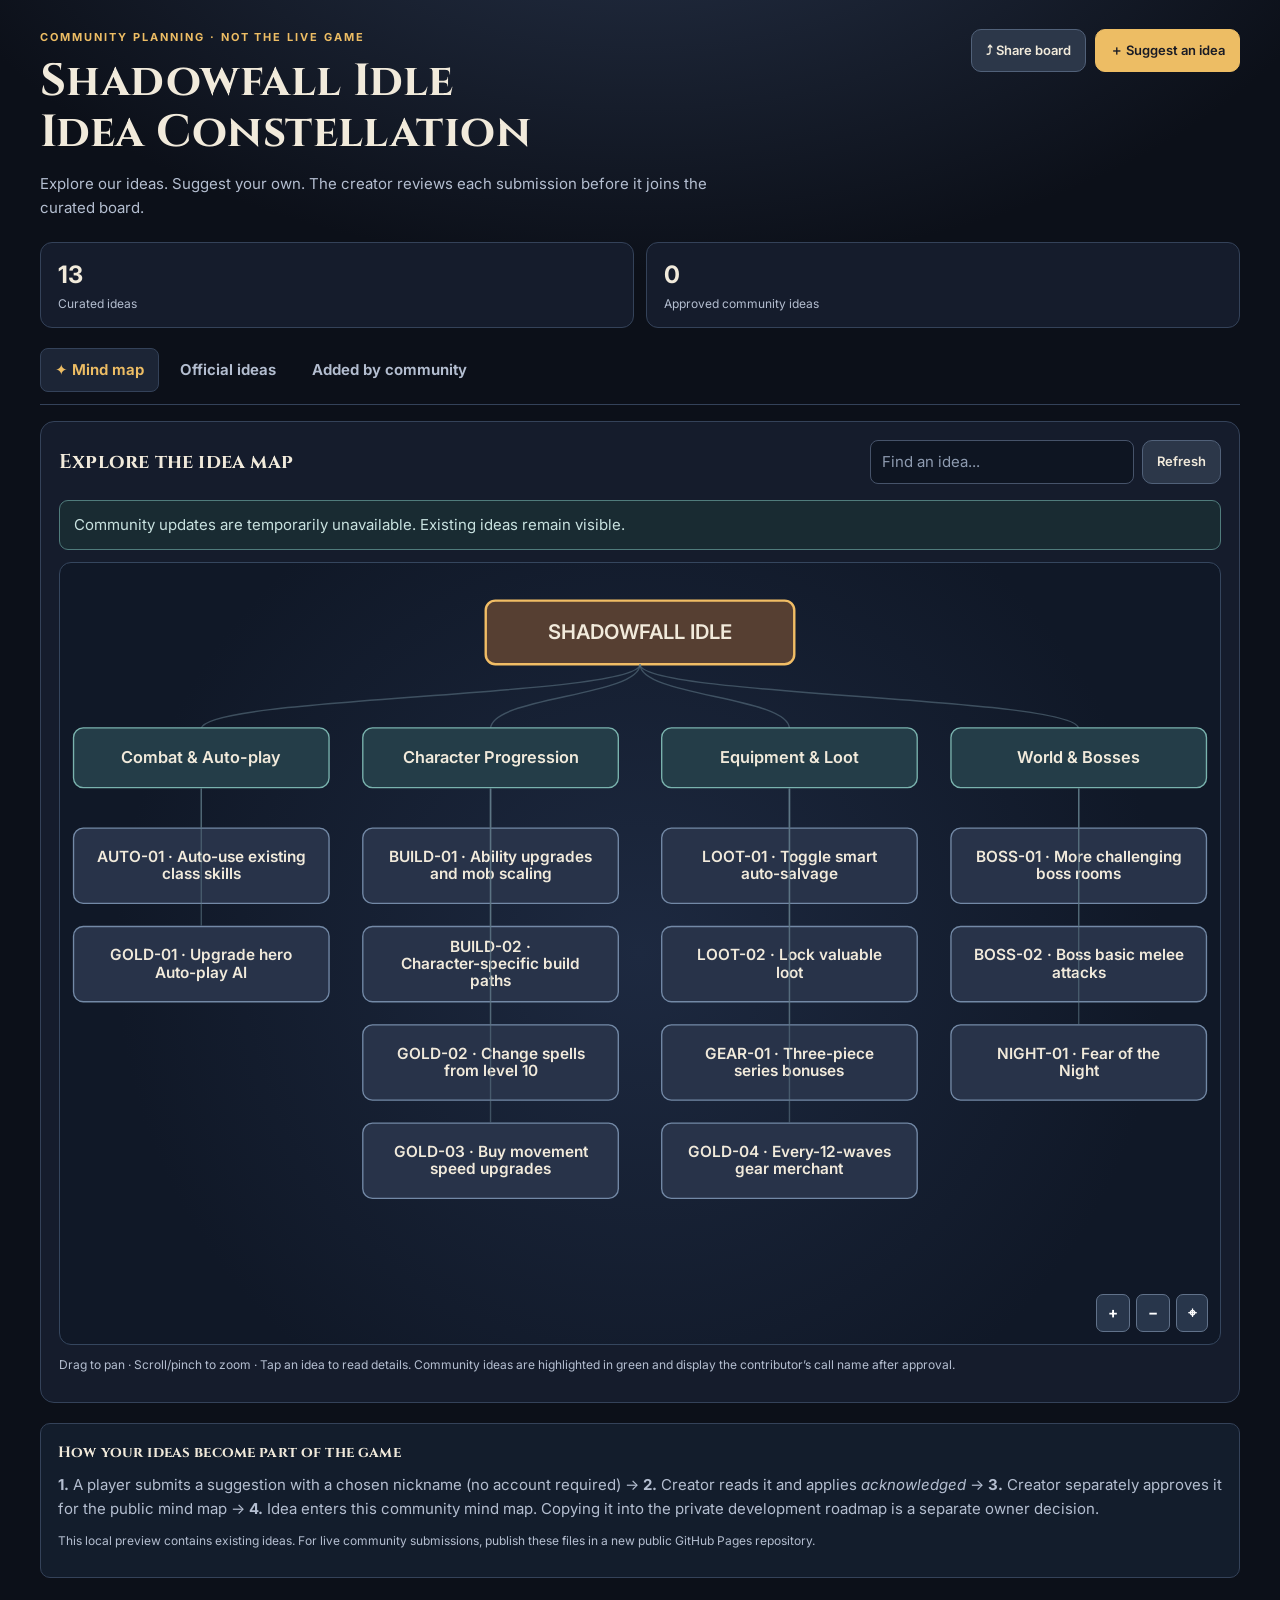
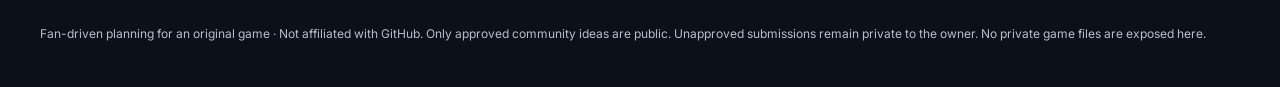
<file: index.html>
<!doctype html><html lang="en"><head><meta charset="utf-8"><meta name="viewport" content="width=device-width,initial-scale=1"><meta name="theme-color" content="#0c1019"><meta name="description" content="Shadowfall Idle ideas, community suggestions and curated roadmap"><title>Shadowfall Idle — Community Idea Board</title><link rel="stylesheet" href="styles.css"></head><body>
<header class="wrap top"><div><div class="eyebrow">Community planning · Not the live game</div><h1>Shadowfall Idle<br>Idea Constellation</h1><p class="desc">Explore our ideas. Suggest your own. The creator reviews each submission before it joins the curated board.</p></div><div class="actions"><button id="share" class="btn">⤴ Share board</button><button id="suggest" type="button" class="btn primary">＋ Suggest an idea</button></div></header>
<main class="wrap"><section class="stats public-stats" aria-label="Idea totals"><div class="stat"><strong id="num-official">13</strong><span>Curated ideas</span></div><div class="stat"><strong id="num-added">0</strong><span>Approved community ideas</span></div></section>
<div class="tabs" role="tablist" aria-label="Board views"><button class="tab on" data-view="map" role="tab" aria-selected="true">✦ Mind map</button><button class="tab" data-view="ideas" role="tab" aria-selected="false">Official ideas</button><button class="tab" data-view="added" role="tab" aria-selected="false">Added by community</button></div>
<section id="communityFeature" class="community-feature hidden" aria-live="polite"><div><div class="eyebrow">Community idea approved</div><h3 id="latestCommunityName"></h3><p id="latestCommunityAuthor"></p></div><button class="btn" id="communityFeatureView" type="button">See community ideas</button></section>
<section class="panel" id="panel-map"><div class="section-head"><h2>Explore the idea map</h2><div class="control"><input class="search" id="mapSearch" placeholder="Find an idea..." aria-label="Search ideas"><button class="btn" id="refreshMap">Refresh</button></div></div><p id="mapStatus" class="notice hidden" role="status"></p><div class="map-wrap" id="mapwrap"><svg xmlns="http://www.w3.org/2000/svg" id="map" viewBox="0 0 1200 820" role="img" aria-label="Interactive mind map of Shadowfall Idle official ideas"></svg><div class="map-tools"><button id="zoomIn" aria-label="Zoom in">+</button><button id="zoomOut" aria-label="Zoom out">−</button><button id="resetMap" aria-label="Reset map view">⌖</button></div></div><p class="tip">Drag to pan · Scroll/pinch to zoom · Tap an idea to read details. Community ideas are highlighted in green and display the contributor’s call name after approval.</p></section>
<section class="panel hidden" id="panel-list"><div class="section-head"><h2 id="listTitle">Official ideas</h2><div class="control"><input id="filter" class="search" placeholder="Search ideas or authors..." aria-label="Search list"><select id="categoryFilter" aria-label="Category filter"><option value="">All categories</option><option>Combat &amp; Auto-play</option><option>Character Progression</option><option>Equipment &amp; Loot</option><option>World &amp; Bosses</option><option>Other</option></select><button class="btn" id="refresh">↻ Refresh</button></div></div><div id="status" class="notice hidden"></div><div id="cards" class="grid"></div></section>
<section class="footer-help"><h3>How your ideas become part of the game</h3><p><strong>1.</strong> A player submits a suggestion with a chosen nickname (no account required) → <strong>2.</strong> Creator reads it and applies <em>acknowledged</em> → <strong>3.</strong> Creator separately approves it for the public mind map → <strong>4.</strong> Idea enters this community mind map. Copying it into the private development roadmap is a separate owner decision.</p><p id="hosting" class="tip">This local preview contains existing ideas. For live community submissions, publish these files in a new public GitHub Pages repository.</p></section></main>
<footer class="wrap foot">Fan-driven planning for an original game · Not affiliated with GitHub. Only approved community ideas are public. Unapproved submissions remain private to the owner. No private game files are exposed here.</footer>
<div class="detail hidden" id="detail" role="dialog" aria-modal="true" aria-labelledby="detailTitle"><div class="dialog"><button id="closeDetail" class="close" aria-label="Close">×</button><div class="eyebrow" id="detailMeta"></div><h2 id="detailTitle"></h2><p id="detailDescription"></p><p id="detailNote"></p><p><a id="detailLink" href="#" target="_blank" rel="noopener noreferrer" class="hidden">View original suggestion on GitHub</a></p></div></div>
<div class="detail hidden" id="guestDialog" role="dialog" aria-modal="true" aria-labelledby="guestDialogTitle">
<div class="dialog guest-dialog">
<button type="button" id="closeGuest" class="close" aria-label="Close suggestion form">×</button>
<div class="eyebrow">Community suggestion · No login required</div><h2 id="guestDialogTitle">Share your idea</h2>
<p class="guest-intro">Choose what other players should call you. No account, email address or password needed. Your suggestion stays private during review and becomes publicly visible only if approved. Nicknames are unverified.</p>
<form id="guestForm" autocomplete="off">
<label for="guestNickname">Call name <small>(optional)</small></label>
<input id="guestNickname" name="nickname" placeholder="e.g. NightRaven" maxlength="24" autocomplete="nickname">
<label for="guestTitle">Idea title</label>
<input id="guestTitle" name="title" placeholder="Your idea in a few words" required minlength="5" maxlength="100">
<label for="guestCategory">Category</label>
<select id="guestCategory" name="category" required>
<option value="" disabled selected>Choose a category</option>
<option>Combat &amp; Auto-play</option><option>Character Progression</option><option>Equipment &amp; Loot</option><option>World &amp; Bosses</option><option>Other</option>
</select>
<label for="guestDescription">Describe your idea</label>
<textarea id="guestDescription" name="description" required minlength="30" maxlength="1200" rows="4" placeholder="How should it work? What would make the game better?"></textarea>
<div class="bot-trap" aria-hidden="true"><label for="guestWebsite">Website</label><input id="guestWebsite" name="website" tabindex="-1" autocomplete="off"></div>
<div id="guestTurnstile" aria-label="Bot protection"></div>
<label class="remember-row"><input id="guestRemember" type="checkbox" checked> Remember my call name on this device</label>
<p id="guestFormStatus" role="status" aria-live="polite" class="guest-status"></p>
<button id="guestSend" class="btn primary" type="submit" disabled>Submit idea</button>
</form>
<section id="guestSuccess" class="guest-success hidden" aria-live="polite">
<div class="guest-success-icon" aria-hidden="true">✓</div>
<h3>Your idea has been submitted!</h3>
<p><strong id="guestSuccessNumber"></strong> is now awaiting private review. If the creator approves it, your idea will appear on this community board under your chosen call name.</p>
<div class="guest-success-actions"><button id="guestDone" type="button" class="btn primary">Done</button><button id="guestAnother" type="button" class="btn">Submit another</button></div>
</section>
<p class="tip">Submissions are private until approved for the public map. Acknowledgement does not mean approval.</p>
</div></div>
<script src="guest-config.js" defer></script>
<script src="https://challenges.cloudflare.com/turnstile/v0/api.js?render=explicit" defer></script>
<script src="seed.js" defer></script><script src="app.js" defer></script></body></html>
</file>
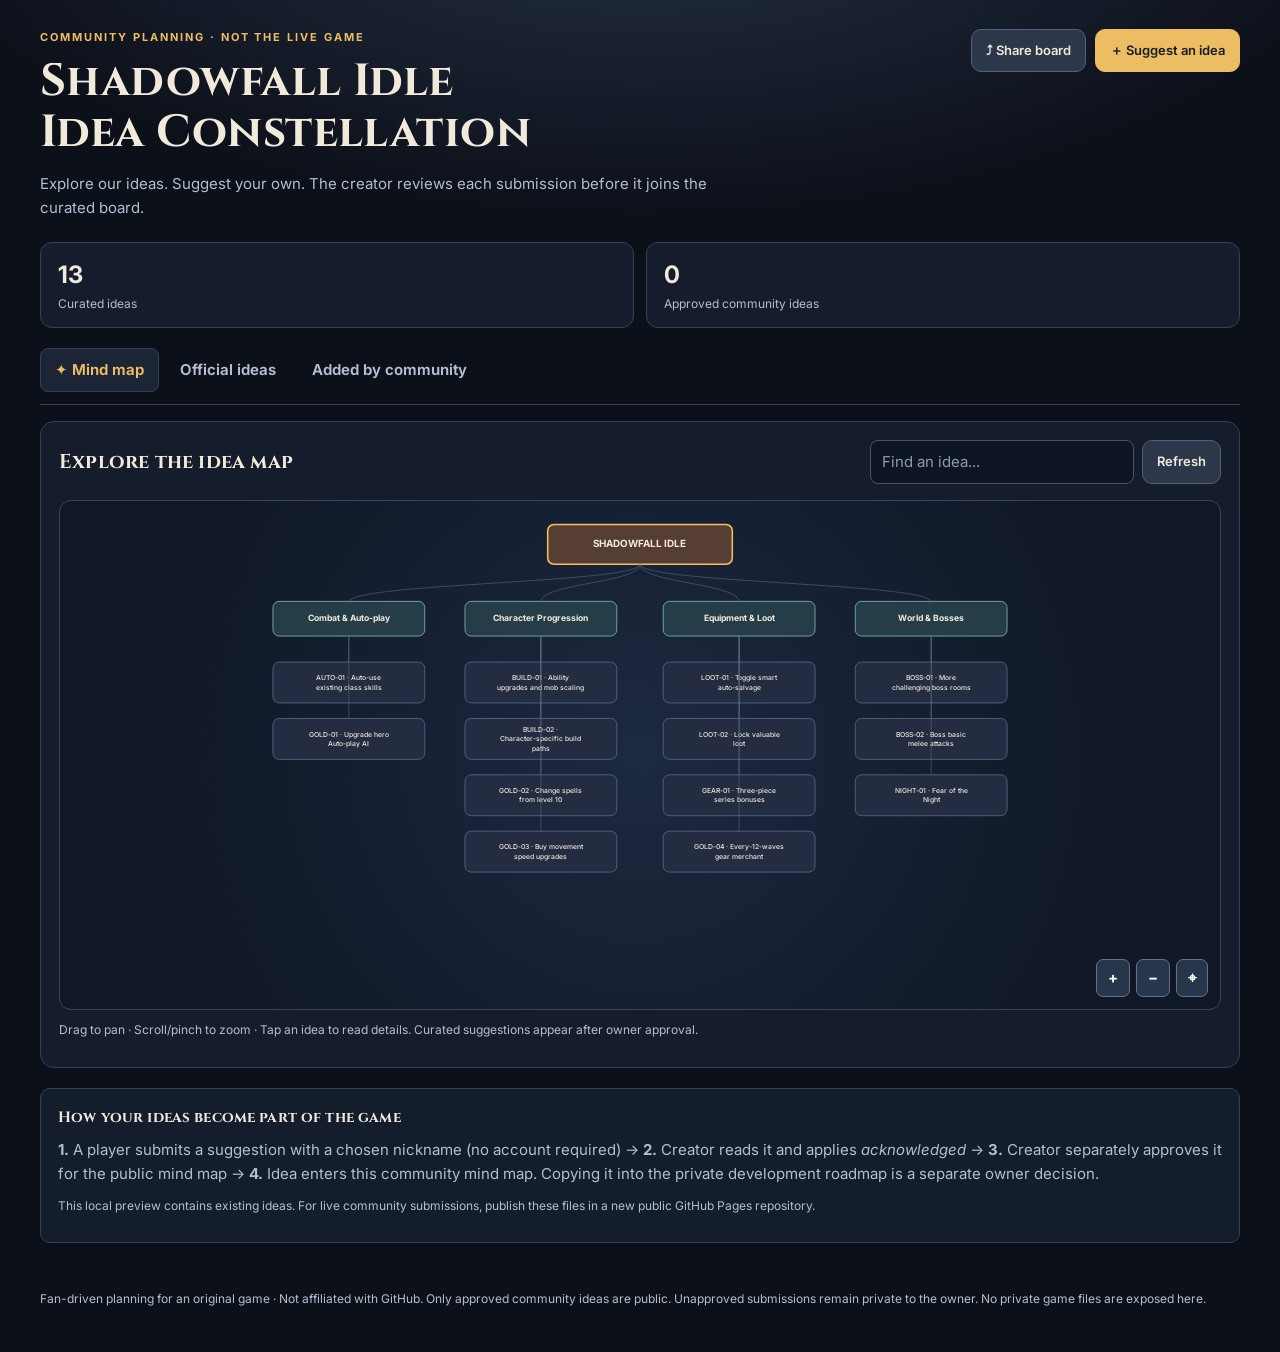
<file: preview-v2/index.html>
<!doctype html><html lang="en"><head><meta charset="utf-8"><meta name="viewport" content="width=device-width,initial-scale=1"><meta name="theme-color" content="#0c1019"><meta name="description" content="Shadowfall Idle ideas, community suggestions and curated roadmap"><title>Shadowfall Idle — Community Idea Board</title><link rel="stylesheet" href="./styles.css"></head><body>
<header class="wrap top"><div><div class="eyebrow">Community planning · Not the live game</div><h1>Shadowfall Idle<br>Idea Constellation</h1><p class="desc">Explore our ideas. Suggest your own. The creator reviews each submission before it joins the curated board.</p></div><div class="actions"><button id="share" class="btn">⤴ Share board</button><button id="suggest" type="button" class="btn primary">＋ Suggest an idea</button></div></header>
<main class="wrap"><section class="stats public-stats" aria-label="Idea totals"><div class="stat"><strong id="num-official">13</strong><span>Curated ideas</span></div><div class="stat"><strong id="num-added">0</strong><span>Approved community ideas</span></div></section>
<div class="tabs" role="tablist" aria-label="Board views"><button class="tab on" data-view="map" role="tab" aria-selected="true">✦ Mind map</button><button class="tab" data-view="ideas" role="tab" aria-selected="false">Official ideas</button><button class="tab" data-view="added" role="tab" aria-selected="false">Added by community</button></div>
<section class="panel" id="panel-map"><div class="section-head"><h2>Explore the idea map</h2><div class="control"><input class="search" id="mapSearch" placeholder="Find an idea..." aria-label="Search ideas"><button class="btn" id="refreshMap">Refresh</button></div></div><div class="map-wrap" id="mapwrap"><svg xmlns="http://www.w3.org/2000/svg" id="map" viewBox="0 0 1200 820" role="img" aria-label="Interactive mind map of Shadowfall Idle official ideas"></svg><div class="map-tools"><button id="zoomIn" aria-label="Zoom in">+</button><button id="zoomOut" aria-label="Zoom out">−</button><button id="resetMap" aria-label="Reset map view">⌖</button></div></div><p class="tip">Drag to pan · Scroll/pinch to zoom · Tap an idea to read details. Curated suggestions appear after owner approval.</p></section>
<section class="panel hidden" id="panel-list"><div class="section-head"><h2 id="listTitle">Official ideas</h2><div class="control"><input id="filter" class="search" placeholder="Search ideas or authors..." aria-label="Search list"><select id="categoryFilter" aria-label="Category filter"><option value="">All categories</option><option>Combat &amp; Auto-play</option><option>Character Progression</option><option>Equipment &amp; Loot</option><option>World &amp; Bosses</option><option>Other</option></select><button class="btn" id="refresh">↻ Refresh</button></div></div><div id="status" class="notice hidden"></div><div id="cards" class="grid"></div></section>
<section class="footer-help"><h3>How your ideas become part of the game</h3><p><strong>1.</strong> A player submits a suggestion with a chosen nickname (no account required) → <strong>2.</strong> Creator reads it and applies <em>acknowledged</em> → <strong>3.</strong> Creator separately approves it for the public mind map → <strong>4.</strong> Idea enters this community mind map. Copying it into the private development roadmap is a separate owner decision.</p><p id="hosting" class="tip">This local preview contains existing ideas. For live community submissions, publish these files in a new public GitHub Pages repository.</p></section></main>
<footer class="wrap foot">Fan-driven planning for an original game · Not affiliated with GitHub. Only approved community ideas are public. Unapproved submissions remain private to the owner. No private game files are exposed here.</footer>
<div class="detail hidden" id="detail" role="dialog" aria-modal="true" aria-labelledby="detailTitle"><div class="dialog"><button id="closeDetail" class="close" aria-label="Close">×</button><div class="eyebrow" id="detailMeta"></div><h2 id="detailTitle"></h2><p id="detailDescription"></p><p id="detailNote"></p><p><a id="detailLink" href="#" target="_blank" rel="noopener noreferrer" class="hidden">View original suggestion on GitHub</a></p></div></div>
<div class="detail hidden" id="guestDialog" role="dialog" aria-modal="true" aria-labelledby="guestDialogTitle">
<div class="dialog guest-dialog">
<button type="button" id="closeGuest" class="close" aria-label="Close suggestion form">×</button>
<div class="eyebrow">Community suggestion · No login required</div><h2 id="guestDialogTitle">Share your idea</h2>
<p class="guest-intro">Choose what other players should call you. No account, email address or password needed. Your suggestion stays private during review and becomes publicly visible only if approved. Nicknames are unverified.</p>
<form id="guestForm" autocomplete="off">
<label for="guestNickname">Call name <small>(optional)</small></label>
<input id="guestNickname" name="nickname" placeholder="e.g. NightRaven" maxlength="24" autocomplete="nickname">
<label for="guestTitle">Idea title</label>
<input id="guestTitle" name="title" placeholder="Your idea in a few words" required minlength="5" maxlength="100">
<label for="guestCategory">Category</label>
<select id="guestCategory" name="category" required>
<option value="" disabled selected>Choose a category</option>
<option>Combat &amp; Auto-play</option><option>Character Progression</option><option>Equipment &amp; Loot</option><option>World &amp; Bosses</option><option>Other</option>
</select>
<label for="guestDescription">Describe your idea</label>
<textarea id="guestDescription" name="description" required minlength="30" maxlength="1200" rows="4" placeholder="How should it work? What would make the game better?"></textarea>
<div class="bot-trap" aria-hidden="true"><label for="guestWebsite">Website</label><input id="guestWebsite" name="website" tabindex="-1" autocomplete="off"></div>
<div id="guestTurnstile" aria-label="Bot protection"></div>
<label class="remember-row"><input id="guestRemember" type="checkbox" checked> Remember my call name on this device</label>
<p id="guestFormStatus" role="status" aria-live="polite" class="guest-status"></p>
<button id="guestSend" class="btn primary" type="submit" disabled>Submit idea</button>
</form>
<p class="tip">Submissions are private until approved for the public map. Acknowledgement does not mean approval.</p>
</div></div>
<script src="./guest-config.js" defer></script>
<script src="https://challenges.cloudflare.com/turnstile/v0/api.js?render=explicit" defer></script>
<script src="../seed.js" defer></script><script src="./app.js" defer></script></body></html>
</file>
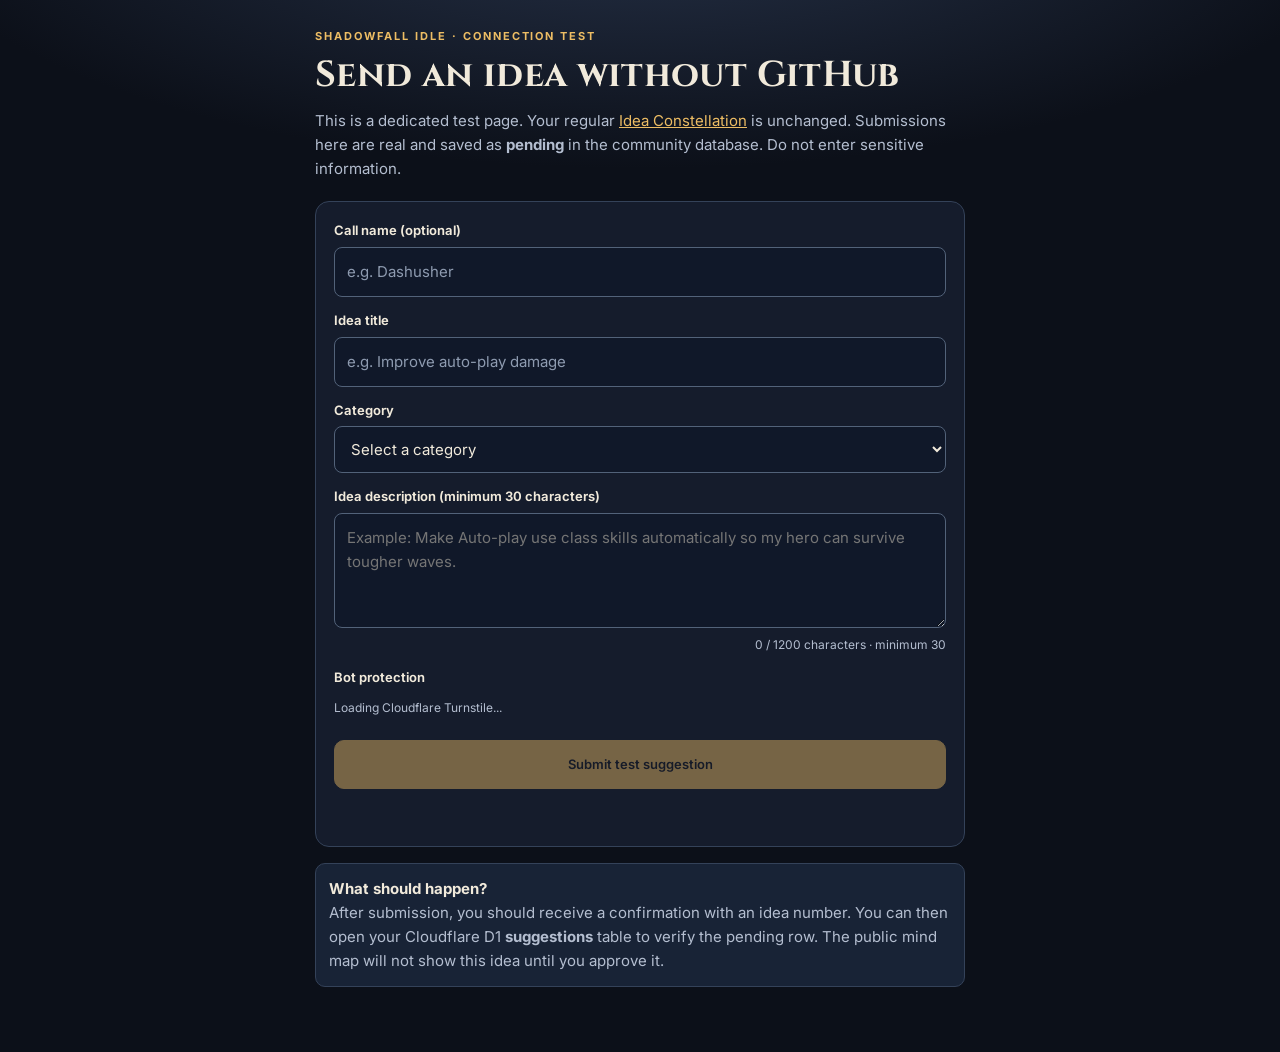
<file: test-submission/index.html>
<!doctype html>
<html lang="en">
<head>
<meta charset="utf-8">
<meta name="viewport" content="width=device-width,initial-scale=1">
<meta name="robots" content="noindex,nofollow">
<title>Shadowfall Idle | Guest Submission Test</title>
<link rel="stylesheet" href="../styles.css">
<style>
.test-area{width:min(650px,calc(100% - 30px));margin:28px auto 65px}
.test-head{margin:0 0 20px}
.test-head h1{font-size:clamp(24px,4vw,36px)}
.test-head p{margin:12px 0}
.test-form{display:grid;gap:13px}
.test-form label{display:block;color:var(--txt);font-weight:650;font-size:13px;margin-bottom:6px}
.test-form input,.test-form select,.test-form textarea{width:100%;background:#101829;border:1px solid #526279;border-radius:8px;padding:12px;color:var(--txt);font:inherit}
.test-form textarea{min-height:115px;resize:vertical}
.test-form .count{font-size:12px;text-align:right;color:var(--muted)}
.test-form button{padding:13px 16px}
.test-form button:disabled{opacity:.45;cursor:not-allowed}
.submit-status{min-height:26px;white-space:pre-wrap;font-size:14px}
.test-note{margin-top:16px;border:1px solid var(--line);background:#182336;border-radius:10px;padding:13px}
.hp-field{position:absolute;left:-9999px;opacity:0;pointer-events:none}
</style>
</head>
<body>
<main class="test-area">
<div class="test-head">
<div class="eyebrow">Shadowfall Idle · connection test</div>
<h1>Send an idea without GitHub</h1>
<p>This is a dedicated test page. Your regular <a href="../">Idea Constellation</a> is unchanged. Submissions here are real and saved as <strong>pending</strong> in the community database. Do not enter sensitive information.</p>
</div>
<section class="panel">
<form id="testForm" class="test-form" autocomplete="off">
<div><label for="nickname">Call name (optional)</label><input id="nickname" name="nickname" maxlength="24" placeholder="e.g. Dashusher"></div>
<div><label for="title">Idea title</label><input id="title" name="title" required minlength="5" maxlength="100" placeholder="e.g. Improve auto-play damage"></div>
<div><label for="category">Category</label><select id="category" name="category" required>
<option value="" disabled selected>Select a category</option>
<option>Combat &amp; Auto-play</option>
<option>Character Progression</option>
<option>Equipment &amp; Loot</option>
<option>World &amp; Bosses</option>
<option>Other</option>
</select></div>
<div><label for="description">Idea description (minimum 30 characters)</label>
<textarea id="description" name="description" required minlength="30" maxlength="1200" placeholder="Example: Make Auto-play use class skills automatically so my hero can survive tougher waves."></textarea>
<div id="count" class="count">0 / 1200 characters · minimum 30</div></div>
<div class="hp-field" aria-hidden="true"><label for="website">Website</label><input id="website" name="website" tabindex="-1" autocomplete="off"></div>
<div><label>Bot protection</label><div id="turnstile"></div><p id="botState" class="tip">Loading Cloudflare Turnstile...</p></div>
<button class="btn primary" id="submit" type="submit" disabled>Submit test suggestion</button>
<p id="status" class="submit-status" role="status" aria-live="polite"></p>
</form>
</section>
<div class="test-note"><strong>What should happen?</strong><p>After submission, you should receive a confirmation with an idea number. You can then open your Cloudflare D1 <strong>suggestions</strong> table to verify the pending row. The public mind map will not show this idea until you approve it.</p></div>
</main>
<script>
(() => {
"use strict";
const API="https://shadowfall-ideas-api.htcbestofall.workers.dev";
const siteKey="0x4AAAAAAFseVpRQ4w6IQ--M";
const el=id=>document.getElementById(id);
let token="",widgetId=null,busy=false;
function update(){
const text=el("description").value;
el("count").textContent=text.length+" / 1200 characters · minimum 30";
el("submit").disabled=busy||!token||!el("testForm").checkValidity();
}
el("testForm").addEventListener("input",update);
el("testForm").addEventListener("change",update);
window.shadowfallTurnstileReady=()=>{
try {
widgetId=turnstile.render("#turnstile",{
sitekey:siteKey,
callback:(response)=>{token=response;el("botState").textContent="Verification ready";update();},
"expired-callback":()=>{token="";el("botState").textContent="Verification expired. Please retry.";update();},
"error-callback":()=>{token="";el("botState").textContent="Turnstile could not verify. Please refresh this page.";update();}
});
el("botState").textContent="Complete the Cloudflare check if prompted.";
} catch(error){el("botState").textContent="Bot protection could not start: "+error.message}
};
el("testForm").addEventListener("submit",async(event)=>{
event.preventDefault();
if(busy||!token||!el("testForm").reportValidity())return;
busy=true;update();el("status").textContent="Submitting to Cloudflare D1...";
const data={
nickname:el("nickname").value.trim()||"Anonymous adventurer",
title:el("title").value.trim(),
category:el("category").value,
description:el("description").value.trim(),
website:el("website").value,
turnstileToken:token
};
try{
const controller=new AbortController();
const timer=setTimeout(()=>controller.abort(),15000);
let response;
try {
response=await fetch(API+"/public/suggestions",{
method:"POST",headers:{"Content-Type":"application/json"},
body:JSON.stringify(data),signal:controller.signal
});
}finally{clearTimeout(timer);}
const result=await response.json().catch(()=>({}));
if(!response.ok)throw new Error(result.error||"Server returned "+response.status);
if(!result.ok||!result.id)throw new Error("Server did not confirm a saved idea.");
el("status").textContent="Saved! Idea #"+result.id+" is pending review in Cloudflare D1.";
el("testForm").reset();
}catch(error){el("status").textContent="Not saved: "+(error.name==="AbortError"?"Request timed out":error.message)}
finally{busy=false;token="";if(widgetId!==null&&window.turnstile)turnstile.reset(widgetId);update()}
});
})();
</script>
<script src="https://challenges.cloudflare.com/turnstile/v0/api.js?onload=shadowfallTurnstileReady&render=explicit" async defer></script>
</body>
</html>
</file>
<file: styles.css>
@import url('https://fonts.googleapis.com/css2?family=Cinzel:wght@500;700&family=Inter:wght@400;500;600;700&display=swap');
:root{--bg:#0c1019;--paper:#151c2c;--pane:#1c2536;--line:#344259;--txt:#f1eadb;--muted:#b4bed0;--gold:#edbd64;--green:#9bcbb5;--red:#e8a8aa;--blue:#99bced}
*{box-sizing:border-box}body{background:radial-gradient(ellipse 90% 40% at 50% -10%,#27334a 0%,transparent 65%),var(--bg);color:var(--txt);font:15px/1.6 Inter,system-ui,sans-serif;margin:0;min-height:100vh}
button,input,select{font:inherit}button{cursor:pointer}a{color:var(--gold)}.wrap{width:min(1200px,calc(100% - 32px));margin:0 auto}.top{padding:29px 0 22px;display:flex;align-items:flex-start;justify-content:space-between;gap:24px}.eyebrow{letter-spacing:.18em;color:var(--gold);text-transform:uppercase;font-size:11px;font-weight:700}
h1,h2,h3{font-family:Cinzel,Georgia,serif;margin:0;letter-spacing:.01em}h1{font-size:clamp(26px,4.2vw,45px);line-height:1.15;margin:9px 0 13px}p{margin:0;color:var(--muted)}.desc{max-width:690px}.actions{display:flex;gap:9px;flex-wrap:wrap;justify-content:flex-end}.btn{background:#2c3749;border:1px solid #516179;color:var(--txt);border-radius:10px;padding:10px 14px;text-decoration:none;font-weight:600;font-size:13px;white-space:nowrap}.btn.primary{background:var(--gold);border-color:var(--gold);color:#191b25}.btn:hover{filter:brightness(1.15)}.stats{display:grid;grid-template-columns:repeat(4,1fr);gap:12px;margin-bottom:20px}.stat{background:var(--paper);border:1px solid var(--line);border-radius:12px;padding:13px 17px}.stat strong{display:block;font-size:24px;color:var(--txt)}.stat span{display:block;color:var(--muted);font-size:12px}.tabs{display:flex;flex-wrap:wrap;gap:6px;margin:0 0 16px;border-bottom:1px solid var(--line);padding-bottom:12px}.tab{background:transparent;color:var(--muted);border:1px solid transparent;border-radius:8px;padding:9px 14px;font-weight:650}.tab.on{background:var(--pane);color:var(--gold);border-color:var(--line)}.panel{background:var(--paper);border:1px solid var(--line);border-radius:14px;padding:18px;min-height:470px}.hidden{display:none!important}.section-head{display:flex;align-items:center;justify-content:space-between;flex-wrap:wrap;gap:12px;margin-bottom:16px}.section-head h2{font-size:20px}.control{display:flex;gap:8px;flex-wrap:wrap}.search,select{background:#0e1522;color:var(--txt);border:1px solid #46536a;border-radius:8px;padding:9px 11px;min-height:40px}input::placeholder{color:#8e9bb0}.map-wrap{position:relative;background:radial-gradient(circle at 50% 50%,#1d2940 0%,#101827 75%);border:1px solid #35465e;border-radius:12px;overflow:hidden;height:510px;touch-action:none}.map-wrap svg{width:100%;height:100%;display:block;cursor:grab}.map-wrap svg:active{cursor:grabbing}.map-tools{display:flex;position:absolute;right:12px;bottom:12px;gap:6px}.map-tools button{background:#28364b;border:1px solid #61728a;border-radius:7px;color:white;padding:6px 11px;font-weight:bold}.node{cursor:pointer}.node rect{stroke-width:1.4px}.node text{fill:var(--txt);font-family:Inter,system-ui,sans-serif;pointer-events:none}.node.category rect{fill:#243d48;stroke:#7ab3ae}.node.idea rect{fill:#232c41;stroke:#526786}.node.central rect{fill:#563f32;stroke:#f1bd65;stroke-width:2.5px}.node.community rect{fill:#33412f;stroke:#92b884}.edge{stroke:#617b89;stroke-width:1.45px;opacity:.55;fill:none}.node:hover rect{stroke:#f0be6b;stroke-width:2.5px}.tip{font-size:12px;color:var(--muted);margin:10px 0}.grid{display:grid;grid-template-columns:repeat(auto-fill,minmax(248px,1fr));gap:12px}.tile{background:var(--pane);border:1px solid var(--line);padding:16px;border-radius:11px;display:flex;flex-direction:column;gap:7px}.tile h3{font:700 15px/1.4 Inter,system-ui,sans-serif}.tile p{font-size:13px}.meta{font-size:11px;letter-spacing:.025em;color:var(--gold);font-weight:700}.pill{display:inline-flex;align-self:flex-start;font-size:11px;font-weight:650;border:1px solid #556675;border-radius:12px;padding:2px 8px;color:var(--muted)}.pill.acknowledged{border-color:#8d7a55;color:#ecd08c}.pill.added{border-color:#557866;color:#9cd9b4}.pill.rejected{border-color:#854d54;color:#e8aaaa}.pill.pending{border-color:#60718c;color:#b4c5e5}.notice{background:#192b32;border:1px solid #507c7c;border-radius:9px;padding:12px 14px;color:#c9e2e0;margin:12px 0}.empty{padding:38px;text-align:center;color:var(--muted);border:1px dashed #42516b;border-radius:9px}.foot{padding:26px 0 44px;color:var(--muted);font-size:12px}.detail{position:fixed;z-index:10;inset:0;background:#000a;display:flex;align-items:center;justify-content:center;padding:20px}.dialog{background:#202a3b;border:1px solid #7c8ca2;border-radius:15px;max-width:540px;width:100%;padding:24px;box-shadow:0 24px 80px #0009}.dialog .close{float:right;background:none;border:0;color:white;font-size:25px}.dialog p{margin-top:14px}.footer-help{margin:20px 0;padding:17px;border:1px solid var(--line);border-radius:10px;background:#131d2c}.footer-help h3{font-size:15px;margin-bottom:8px}@media(max-width:680px){.top{flex-direction:column}.actions{justify-content:flex-start}.stats{grid-template-columns:repeat(2,1fr)}.panel{padding:12px}.map-wrap{height:450px}.section-head{flex-direction:column;align-items:flex-start}.search{max-width:100%}}
/* Nickname-only submissions are staged until backend credentials are configured. */
.guest-dialog{max-height:min(90vh,900px);overflow-y:auto}.guest-dialog h2{margin:8px 0 10px}.guest-intro{margin-bottom:14px}.guest-dialog form{display:flex;flex-direction:column;gap:8px}.guest-dialog label{font-weight:650;font-size:13px;color:var(--txt);margin-top:5px}.guest-dialog label small{color:var(--muted);font-weight:400}.guest-dialog input:not([type="checkbox"]),.guest-dialog textarea,.guest-dialog select{display:block;width:100%;min-height:42px;background:#101829;color:var(--txt);padding:10px 12px;border:1px solid #526279;border-radius:8px}.guest-dialog textarea{min-height:106px;resize:vertical}.guest-dialog .remember-row{display:flex;align-items:center;gap:8px;font-size:12px;font-weight:400}.guest-dialog .remember-row input{accent-color:#e2b35d}.guest-status{min-height:21px;font-size:12px}.guest-dialog button[type=submit]:disabled{cursor:not-allowed;opacity:.5}.bot-trap{position:absolute!important;left:-99999px!important;opacity:0;pointer-events:none}
.stats.public-stats{grid-template-columns:repeat(2,minmax(0,1fr))}

/* Community visibility and readability refresh. Preserves existing dark-fantasy palette. */
.map-wrap{min-height:530px;transition:height .2s ease}
.node.idea rect{fill:#283349;stroke:#7389a6}
.node.community rect{fill:#294536;stroke:#86cda3;stroke-width:2.1px}
.node.community .author-label{fill:#c4f3d5;font-size:12px}
.node text{font-weight:600}
.node[role="button"]:focus-visible rect{stroke:var(--gold);stroke-width:3.5px}
.community-feature{display:flex;align-items:center;justify-content:space-between;gap:16px;flex-wrap:wrap;margin-bottom:16px;padding:16px 19px;border:1px solid #63977b;background:linear-gradient(115deg,#1c342f,#192438);border-radius:12px}
.community-feature h3{font:700 19px/1.5 Inter,system-ui,sans-serif;color:var(--txt);margin:4px 0}
.community-feature p{font-size:13px;color:#bce9d0}
.guest-success{text-align:center;padding:22px 4px 8px}
.guest-success-icon{display:grid;place-items:center;background:#28563e;color:#cff7dc;border:1px solid #70bd8b;border-radius:50%;width:58px;height:58px;font-size:30px;margin:0 auto 12px}
.guest-success h3{font-size:21px;margin:0 0 12px}
.guest-success p{line-height:1.6}
.guest-success strong{color:var(--gold)}
.guest-success-actions{display:flex;flex-wrap:wrap;justify-content:center;gap:9px;margin-top:22px}
.guest-success-actions .btn{min-width:140px}
@media(max-width:680px){.map-wrap{min-height:440px}.community-feature{align-items:flex-start}.community-feature .btn{width:100%;white-space:normal}.guest-success-actions .btn{width:100%}}
</file>
<file: preview-v2/styles.css>
@import url('https://fonts.googleapis.com/css2?family=Cinzel:wght@500;700&family=Inter:wght@400;500;600;700&display=swap');
:root{--bg:#0c1019;--paper:#151c2c;--pane:#1c2536;--line:#344259;--txt:#f1eadb;--muted:#b4bed0;--gold:#edbd64;--green:#9bcbb5;--red:#e8a8aa;--blue:#99bced}
*{box-sizing:border-box}body{background:radial-gradient(ellipse 90% 40% at 50% -10%,#27334a 0%,transparent 65%),var(--bg);color:var(--txt);font:15px/1.6 Inter,system-ui,sans-serif;margin:0;min-height:100vh}
button,input,select{font:inherit}button{cursor:pointer}a{color:var(--gold)}.wrap{width:min(1200px,calc(100% - 32px));margin:0 auto}.top{padding:29px 0 22px;display:flex;align-items:flex-start;justify-content:space-between;gap:24px}.eyebrow{letter-spacing:.18em;color:var(--gold);text-transform:uppercase;font-size:11px;font-weight:700}
h1,h2,h3{font-family:Cinzel,Georgia,serif;margin:0;letter-spacing:.01em}h1{font-size:clamp(26px,4.2vw,45px);line-height:1.15;margin:9px 0 13px}p{margin:0;color:var(--muted)}.desc{max-width:690px}.actions{display:flex;gap:9px;flex-wrap:wrap;justify-content:flex-end}.btn{background:#2c3749;border:1px solid #516179;color:var(--txt);border-radius:10px;padding:10px 14px;text-decoration:none;font-weight:600;font-size:13px;white-space:nowrap}.btn.primary{background:var(--gold);border-color:var(--gold);color:#191b25}.btn:hover{filter:brightness(1.15)}.stats{display:grid;grid-template-columns:repeat(4,1fr);gap:12px;margin-bottom:20px}.stat{background:var(--paper);border:1px solid var(--line);border-radius:12px;padding:13px 17px}.stat strong{display:block;font-size:24px;color:var(--txt)}.stat span{display:block;color:var(--muted);font-size:12px}.tabs{display:flex;flex-wrap:wrap;gap:6px;margin:0 0 16px;border-bottom:1px solid var(--line);padding-bottom:12px}.tab{background:transparent;color:var(--muted);border:1px solid transparent;border-radius:8px;padding:9px 14px;font-weight:650}.tab.on{background:var(--pane);color:var(--gold);border-color:var(--line)}.panel{background:var(--paper);border:1px solid var(--line);border-radius:14px;padding:18px;min-height:470px}.hidden{display:none!important}.section-head{display:flex;align-items:center;justify-content:space-between;flex-wrap:wrap;gap:12px;margin-bottom:16px}.section-head h2{font-size:20px}.control{display:flex;gap:8px;flex-wrap:wrap}.search,select{background:#0e1522;color:var(--txt);border:1px solid #46536a;border-radius:8px;padding:9px 11px;min-height:40px}input::placeholder{color:#8e9bb0}.map-wrap{position:relative;background:radial-gradient(circle at 50% 50%,#1d2940 0%,#101827 75%);border:1px solid #35465e;border-radius:12px;overflow:hidden;height:510px;touch-action:none}.map-wrap svg{width:100%;height:100%;display:block;cursor:grab}.map-wrap svg:active{cursor:grabbing}.map-tools{display:flex;position:absolute;right:12px;bottom:12px;gap:6px}.map-tools button{background:#28364b;border:1px solid #61728a;border-radius:7px;color:white;padding:6px 11px;font-weight:bold}.node{cursor:pointer}.node rect{stroke-width:1.4px}.node text{fill:var(--txt);font-family:Inter,system-ui,sans-serif;pointer-events:none}.node.category rect{fill:#243d48;stroke:#7ab3ae}.node.idea rect{fill:#232c41;stroke:#526786}.node.central rect{fill:#563f32;stroke:#f1bd65;stroke-width:2.5px}.node.community rect{fill:#33412f;stroke:#92b884}.edge{stroke:#617b89;stroke-width:1.45px;opacity:.55;fill:none}.node:hover rect{stroke:#f0be6b;stroke-width:2.5px}.tip{font-size:12px;color:var(--muted);margin:10px 0}.grid{display:grid;grid-template-columns:repeat(auto-fill,minmax(248px,1fr));gap:12px}.tile{background:var(--pane);border:1px solid var(--line);padding:16px;border-radius:11px;display:flex;flex-direction:column;gap:7px}.tile h3{font:700 15px/1.4 Inter,system-ui,sans-serif}.tile p{font-size:13px}.meta{font-size:11px;letter-spacing:.025em;color:var(--gold);font-weight:700}.pill{display:inline-flex;align-self:flex-start;font-size:11px;font-weight:650;border:1px solid #556675;border-radius:12px;padding:2px 8px;color:var(--muted)}.pill.acknowledged{border-color:#8d7a55;color:#ecd08c}.pill.added{border-color:#557866;color:#9cd9b4}.pill.rejected{border-color:#854d54;color:#e8aaaa}.pill.pending{border-color:#60718c;color:#b4c5e5}.notice{background:#192b32;border:1px solid #507c7c;border-radius:9px;padding:12px 14px;color:#c9e2e0;margin:12px 0}.empty{padding:38px;text-align:center;color:var(--muted);border:1px dashed #42516b;border-radius:9px}.foot{padding:26px 0 44px;color:var(--muted);font-size:12px}.detail{position:fixed;z-index:10;inset:0;background:#000a;display:flex;align-items:center;justify-content:center;padding:20px}.dialog{background:#202a3b;border:1px solid #7c8ca2;border-radius:15px;max-width:540px;width:100%;padding:24px;box-shadow:0 24px 80px #0009}.dialog .close{float:right;background:none;border:0;color:white;font-size:25px}.dialog p{margin-top:14px}.footer-help{margin:20px 0;padding:17px;border:1px solid var(--line);border-radius:10px;background:#131d2c}.footer-help h3{font-size:15px;margin-bottom:8px}@media(max-width:680px){.top{flex-direction:column}.actions{justify-content:flex-start}.stats{grid-template-columns:repeat(2,1fr)}.panel{padding:12px}.map-wrap{height:450px}.section-head{flex-direction:column;align-items:flex-start}.search{max-width:100%}}
/* Nickname-only submissions are staged until backend credentials are configured. */
.guest-dialog{max-height:min(90vh,900px);overflow-y:auto}.guest-dialog h2{margin:8px 0 10px}.guest-intro{margin-bottom:14px}.guest-dialog form{display:flex;flex-direction:column;gap:8px}.guest-dialog label{font-weight:650;font-size:13px;color:var(--txt);margin-top:5px}.guest-dialog label small{color:var(--muted);font-weight:400}.guest-dialog input:not([type="checkbox"]),.guest-dialog textarea,.guest-dialog select{display:block;width:100%;min-height:42px;background:#101829;color:var(--txt);padding:10px 12px;border:1px solid #526279;border-radius:8px}.guest-dialog textarea{min-height:106px;resize:vertical}.guest-dialog .remember-row{display:flex;align-items:center;gap:8px;font-size:12px;font-weight:400}.guest-dialog .remember-row input{accent-color:#e2b35d}.guest-status{min-height:21px;font-size:12px}.guest-dialog button[type=submit]:disabled{cursor:not-allowed;opacity:.5}.bot-trap{position:absolute!important;left:-99999px!important;opacity:0;pointer-events:none}
.stats.public-stats{grid-template-columns:repeat(2,minmax(0,1fr))}
</file>
